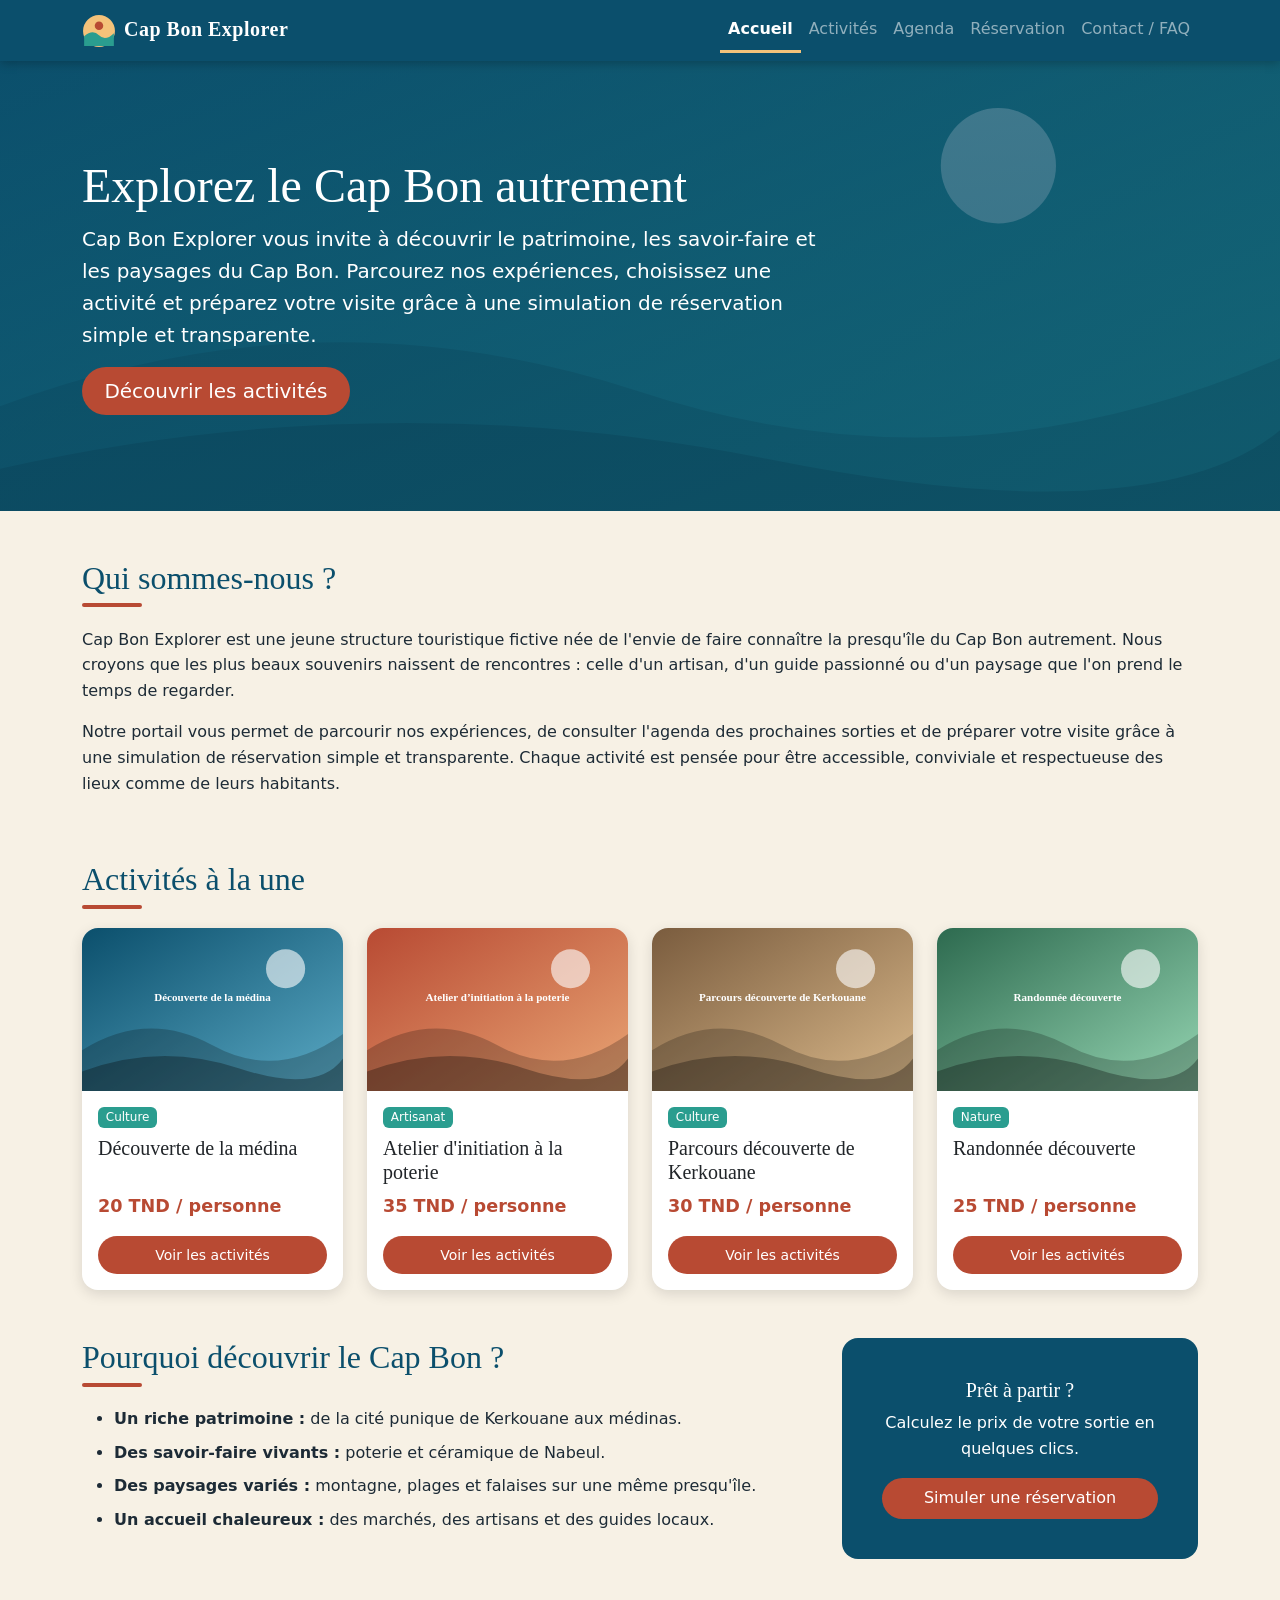
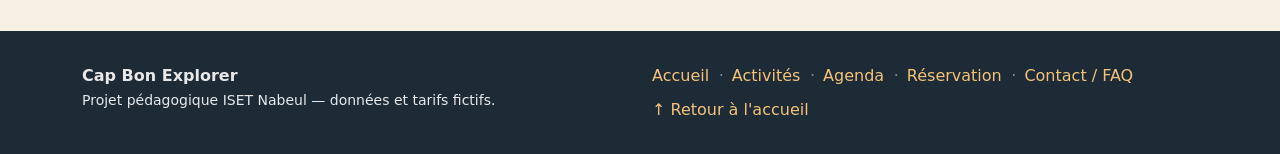
<file: cap-bon-explorer/index.html>
<!DOCTYPE html>
<html lang="fr" data-bs-theme="light">
<head>
<meta charset="UTF-8">
<meta name="viewport" content="width=device-width, initial-scale=1">
<title>Accueil | Cap Bon Explorer</title>
<link href="https://cdn.jsdelivr.net/npm/bootstrap@5.3.9/dist/css/bootstrap.min.css" rel="stylesheet" integrity="sha384-yEPZ7jP9S0QKiUQ0m3jjsO4ProIW7wvR9gXkI7JOGa2XVsw53Yke2bsdkBbjmmiX" crossorigin="anonymous">
<link rel="stylesheet" href="css/style.css">
</head>
<body>
<a class="visually-hidden-focusable" href="#contenu">Aller au contenu</a>
<header class="site-header">
  <nav class="navbar navbar-expand-lg" data-bs-theme="dark">
    <div class="container">
      <a class="navbar-brand" href="index.html"><img src="images/logo.svg" alt="" width="34" height="34" class="me-2">Cap Bon Explorer</a>
      <button class="navbar-toggler" type="button" data-bs-toggle="collapse" data-bs-target="#menu" aria-controls="menu" aria-expanded="false" aria-label="Ouvrir le menu"><span class="navbar-toggler-icon"></span></button>
      <div class="collapse navbar-collapse" id="menu"><ul class="navbar-nav ms-auto"><li class="nav-item"><a class="nav-link active" href="index.html" aria-current="page">Accueil</a></li><li class="nav-item"><a class="nav-link" href="activites.html">Activités</a></li><li class="nav-item"><a class="nav-link" href="agenda.html">Agenda</a></li><li class="nav-item"><a class="nav-link" href="reservation.html">Réservation</a></li><li class="nav-item"><a class="nav-link" href="contact.html">Contact / FAQ</a></li></ul></div>
    </div>
  </nav>
</header>
<main id="contenu">

<section class="hero"><div class="container">
  <h1>Explorez le Cap Bon autrement</h1>
  <p class="lead col-lg-8 px-0">Cap Bon Explorer vous invite à découvrir le patrimoine, les savoir-faire et les paysages du Cap Bon. Parcourez nos expériences, choisissez une activité et préparez votre visite grâce à une simulation de réservation simple et transparente.</p>
  <a href="activites.html" class="btn btn-cap btn-lg">Découvrir les activités</a>
</div></section>
<section class="container py-5" aria-labelledby="qui">
  <h2 id="qui">Qui sommes-nous ?</h2>
  <p>Cap Bon Explorer est une jeune structure touristique fictive née de l'envie de faire connaître la presqu'île du Cap Bon autrement. Nous croyons que les plus beaux souvenirs naissent de rencontres : celle d'un artisan, d'un guide passionné ou d'un paysage que l'on prend le temps de regarder.</p>
  <p>Notre portail vous permet de parcourir nos expériences, de consulter l'agenda des prochaines sorties et de préparer votre visite grâce à une simulation de réservation simple et transparente. Chaque activité est pensée pour être accessible, conviviale et respectueuse des lieux comme de leurs habitants.</p>
</section>
<section class="container pb-4" aria-labelledby="vedette">
  <h2 id="vedette">Activités à la une</h2>
  <div class="row g-4"><div class="col-12 col-md-6 col-lg-3"><article class="card carte-activite h-100">
<img src="images/medina.svg" class="card-img-top" alt="Illustration : découverte de la médina à Nabeul">
<div class="card-body d-flex flex-column"><span class="badge badge-cat align-self-start mb-2">Culture</span>
<h3 class="h5">Découverte de la médina</h3><p class="prix mt-auto">20 TND / personne</p>
<a href="activites.html" class="btn btn-cap btn-sm">Voir les activités</a></div></article></div>
<div class="col-12 col-md-6 col-lg-3"><article class="card carte-activite h-100">
<img src="images/poterie.svg" class="card-img-top" alt="Illustration : atelier d'initiation à la poterie à Nabeul">
<div class="card-body d-flex flex-column"><span class="badge badge-cat align-self-start mb-2">Artisanat</span>
<h3 class="h5">Atelier d'initiation à la poterie</h3><p class="prix mt-auto">35 TND / personne</p>
<a href="activites.html" class="btn btn-cap btn-sm">Voir les activités</a></div></article></div>
<div class="col-12 col-md-6 col-lg-3"><article class="card carte-activite h-100">
<img src="images/kerkouane.svg" class="card-img-top" alt="Illustration : parcours découverte de kerkouane à Kerkouane">
<div class="card-body d-flex flex-column"><span class="badge badge-cat align-self-start mb-2">Culture</span>
<h3 class="h5">Parcours découverte de Kerkouane</h3><p class="prix mt-auto">30 TND / personne</p>
<a href="activites.html" class="btn btn-cap btn-sm">Voir les activités</a></div></article></div>
<div class="col-12 col-md-6 col-lg-3"><article class="card carte-activite h-100">
<img src="images/randonnee.svg" class="card-img-top" alt="Illustration : randonnée découverte à Djebel Abderrahmane">
<div class="card-body d-flex flex-column"><span class="badge badge-cat align-self-start mb-2">Nature</span>
<h3 class="h5">Randonnée découverte</h3><p class="prix mt-auto">25 TND / personne</p>
<a href="activites.html" class="btn btn-cap btn-sm">Voir les activités</a></div></article></div>
</div>
</section>
<section class="container py-4" aria-labelledby="pourquoi">
  <div class="row"><div class="col-lg-8"><h2 id="pourquoi">Pourquoi découvrir le Cap Bon ?</h2>
  <ul class="atouts">
    <li><strong>Un riche patrimoine :</strong> de la cité punique de Kerkouane aux médinas.</li>
    <li><strong>Des savoir-faire vivants :</strong> poterie et céramique de Nabeul.</li>
    <li><strong>Des paysages variés :</strong> montagne, plages et falaises sur une même presqu'île.</li>
    <li><strong>Un accueil chaleureux :</strong> des marchés, des artisans et des guides locaux.</li>
  </ul></div>
  <aside class="col-lg-4"><div class="cta h-100 d-flex flex-column justify-content-center"><h3 class="h5">Prêt à partir ?</h3><p>Calculez le prix de votre sortie en quelques clics.</p><a href="reservation.html" class="btn btn-cap">Simuler une réservation</a></div></aside></div>
</section>
</main>
<footer class="site-footer">
  <div class="container"><div class="row gy-3">
    <div class="col-md-6"><strong>Cap Bon Explorer</strong><p class="small mb-0">Projet pédagogique ISET Nabeul — données et tarifs fictifs.</p></div>
    <div class="col-md-6"><ul class="list-inline mb-2"><li class="list-inline-item"><a href="index.html">Accueil</a></li><li class="list-inline-item"><a href="activites.html">Activités</a></li><li class="list-inline-item"><a href="agenda.html">Agenda</a></li><li class="list-inline-item"><a href="reservation.html">Réservation</a></li><li class="list-inline-item"><a href="contact.html">Contact / FAQ</a></li></ul><a href="index.html">↑ Retour à l'accueil</a></div>
  </div></div>
</footer>
<script src="https://cdn.jsdelivr.net/npm/bootstrap@5.3.9/dist/js/bootstrap.bundle.min.js" integrity="sha384-WyOxWvTyr1QaMPfiPJSv76iReVthorl5uWlFtZPyK0IEB0hGzo9y5Bp9mYanr8Bu" crossorigin="anonymous"></script>
<script src="js/app.js"></script>

</body>
</html>
</file>
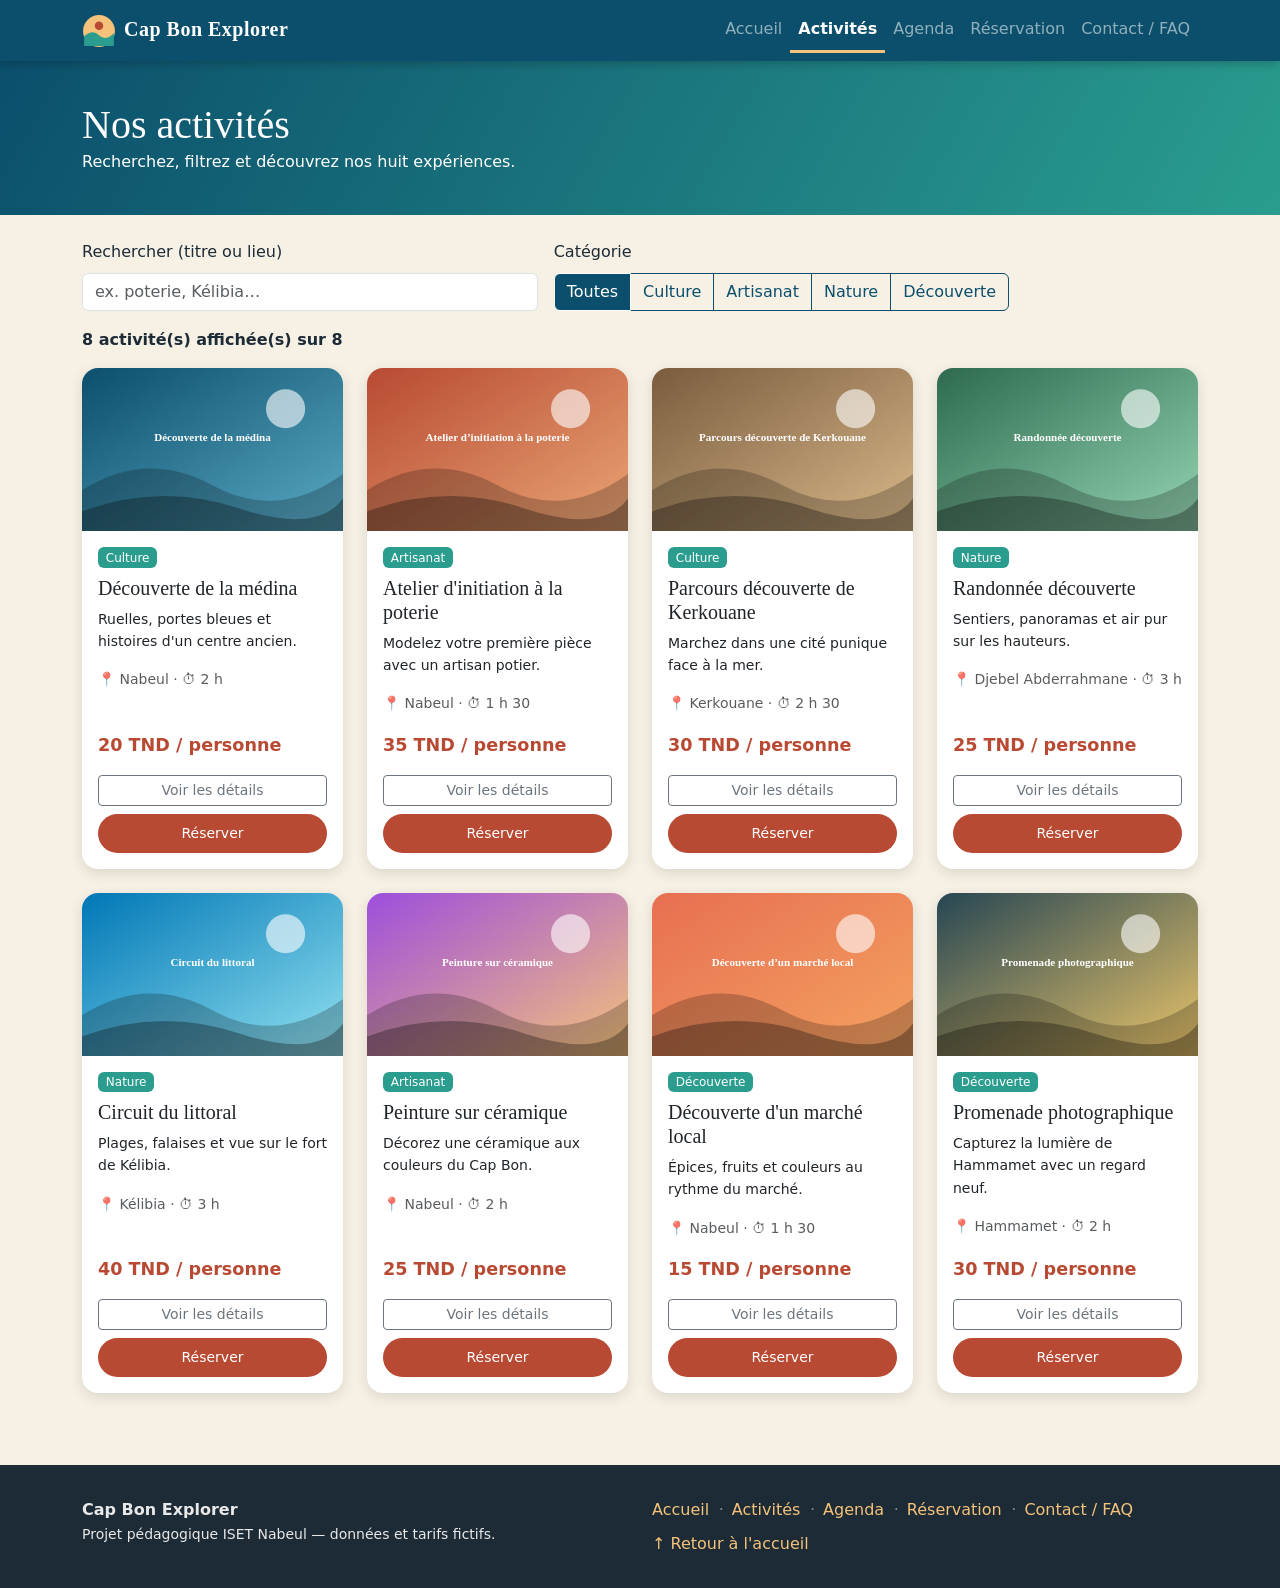
<file: cap-bon-explorer/activites.html>
<!DOCTYPE html>
<html lang="fr" data-bs-theme="light">
<head>
<meta charset="UTF-8">
<meta name="viewport" content="width=device-width, initial-scale=1">
<title>Activités | Cap Bon Explorer</title>
<link href="https://cdn.jsdelivr.net/npm/bootstrap@5.3.9/dist/css/bootstrap.min.css" rel="stylesheet" integrity="sha384-yEPZ7jP9S0QKiUQ0m3jjsO4ProIW7wvR9gXkI7JOGa2XVsw53Yke2bsdkBbjmmiX" crossorigin="anonymous">
<link rel="stylesheet" href="css/style.css">
</head>
<body>
<a class="visually-hidden-focusable" href="#contenu">Aller au contenu</a>
<header class="site-header">
  <nav class="navbar navbar-expand-lg" data-bs-theme="dark">
    <div class="container">
      <a class="navbar-brand" href="index.html"><img src="images/logo.svg" alt="" width="34" height="34" class="me-2">Cap Bon Explorer</a>
      <button class="navbar-toggler" type="button" data-bs-toggle="collapse" data-bs-target="#menu" aria-controls="menu" aria-expanded="false" aria-label="Ouvrir le menu"><span class="navbar-toggler-icon"></span></button>
      <div class="collapse navbar-collapse" id="menu"><ul class="navbar-nav ms-auto"><li class="nav-item"><a class="nav-link" href="index.html">Accueil</a></li><li class="nav-item"><a class="nav-link active" href="activites.html" aria-current="page">Activités</a></li><li class="nav-item"><a class="nav-link" href="agenda.html">Agenda</a></li><li class="nav-item"><a class="nav-link" href="reservation.html">Réservation</a></li><li class="nav-item"><a class="nav-link" href="contact.html">Contact / FAQ</a></li></ul></div>
    </div>
  </nav>
</header>
<main id="contenu">

<section class="page-titre"><div class="container"><h1>Nos activités</h1><p class="mb-0">Recherchez, filtrez et découvrez nos huit expériences.</p></div></section>
<section class="container py-4">
  <div class="row g-3 align-items-end mb-3">
    <div class="col-md-5"><label for="recherche" class="form-label">Rechercher (titre ou lieu)</label>
      <input id="recherche" type="search" class="form-control" placeholder="ex. poterie, Kélibia…" autocomplete="off"></div>
    <div class="col-md-7"><span class="form-label d-block">Catégorie</span>
      <div id="filtres" class="btn-group flex-wrap" role="group" aria-label="Filtrer par catégorie"><button type="button" class="btn btn-filtre active" data-cat="Toutes" aria-pressed="true">Toutes</button><button type="button" class="btn btn-filtre" data-cat="Culture" aria-pressed="false">Culture</button><button type="button" class="btn btn-filtre" data-cat="Artisanat" aria-pressed="false">Artisanat</button><button type="button" class="btn btn-filtre" data-cat="Nature" aria-pressed="false">Nature</button><button type="button" class="btn btn-filtre" data-cat="Découverte" aria-pressed="false">Découverte</button></div></div>
  </div>
  <p id="compteur" class="fw-semibold" aria-live="polite"><span id="nb">0</span> activité(s) affichée(s) sur 8</p>
  <div id="aucun" class="alert alert-warning d-none" role="alert">Aucune activité trouvée. Modifiez votre recherche ou changez de catégorie.</div>
  <div id="grille" class="row g-4"></div>
</section>
<div class="modal fade" id="modalActivite" tabindex="-1" aria-labelledby="modalTitre" aria-hidden="true">
  <div class="modal-dialog modal-dialog-centered modal-lg"><div class="modal-content">
    <div class="modal-header"><h2 class="modal-title h4" id="modalTitre"></h2><button type="button" class="btn-close" data-bs-dismiss="modal" aria-label="Fermer"></button></div>
    <div class="modal-body"><img id="modalImg" src="images/logo.svg" alt="" class="img-fluid rounded mb-3 w-100"><p id="modalMeta" class="fw-semibold text-muted"></p><p id="modalDesc"></p></div>
    <div class="modal-footer"><button type="button" class="btn btn-outline-secondary" data-bs-dismiss="modal">Fermer</button><a id="modalReserver" href="reservation.html" class="btn btn-cap">Réserver</a></div>
  </div></div>
</div>
</main>
<footer class="site-footer">
  <div class="container"><div class="row gy-3">
    <div class="col-md-6"><strong>Cap Bon Explorer</strong><p class="small mb-0">Projet pédagogique ISET Nabeul — données et tarifs fictifs.</p></div>
    <div class="col-md-6"><ul class="list-inline mb-2"><li class="list-inline-item"><a href="index.html">Accueil</a></li><li class="list-inline-item"><a href="activites.html">Activités</a></li><li class="list-inline-item"><a href="agenda.html">Agenda</a></li><li class="list-inline-item"><a href="reservation.html">Réservation</a></li><li class="list-inline-item"><a href="contact.html">Contact / FAQ</a></li></ul><a href="index.html">↑ Retour à l'accueil</a></div>
  </div></div>
</footer>
<script src="https://cdn.jsdelivr.net/npm/bootstrap@5.3.9/dist/js/bootstrap.bundle.min.js" integrity="sha384-WyOxWvTyr1QaMPfiPJSv76iReVthorl5uWlFtZPyK0IEB0hGzo9y5Bp9mYanr8Bu" crossorigin="anonymous"></script>
<script src="js/app.js"></script>
<script src="js/activites.js"></script>
</body>
</html>
</file>
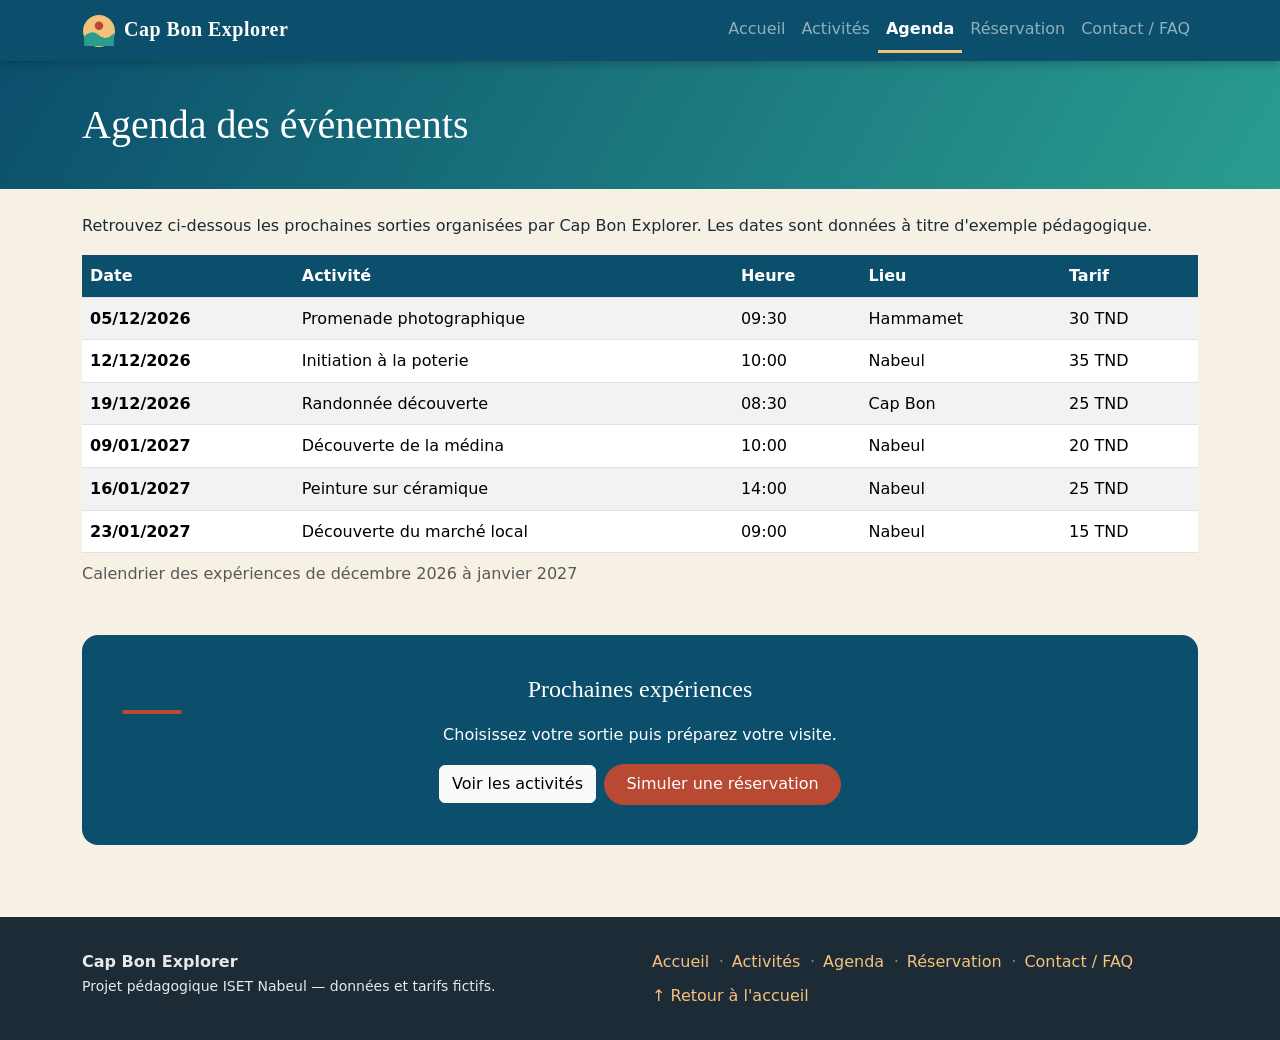
<file: cap-bon-explorer/agenda.html>
<!DOCTYPE html>
<html lang="fr" data-bs-theme="light">
<head>
<meta charset="UTF-8">
<meta name="viewport" content="width=device-width, initial-scale=1">
<title>Agenda | Cap Bon Explorer</title>
<link href="https://cdn.jsdelivr.net/npm/bootstrap@5.3.9/dist/css/bootstrap.min.css" rel="stylesheet" integrity="sha384-yEPZ7jP9S0QKiUQ0m3jjsO4ProIW7wvR9gXkI7JOGa2XVsw53Yke2bsdkBbjmmiX" crossorigin="anonymous">
<link rel="stylesheet" href="css/style.css">
</head>
<body>
<a class="visually-hidden-focusable" href="#contenu">Aller au contenu</a>
<header class="site-header">
  <nav class="navbar navbar-expand-lg" data-bs-theme="dark">
    <div class="container">
      <a class="navbar-brand" href="index.html"><img src="images/logo.svg" alt="" width="34" height="34" class="me-2">Cap Bon Explorer</a>
      <button class="navbar-toggler" type="button" data-bs-toggle="collapse" data-bs-target="#menu" aria-controls="menu" aria-expanded="false" aria-label="Ouvrir le menu"><span class="navbar-toggler-icon"></span></button>
      <div class="collapse navbar-collapse" id="menu"><ul class="navbar-nav ms-auto"><li class="nav-item"><a class="nav-link" href="index.html">Accueil</a></li><li class="nav-item"><a class="nav-link" href="activites.html">Activités</a></li><li class="nav-item"><a class="nav-link active" href="agenda.html" aria-current="page">Agenda</a></li><li class="nav-item"><a class="nav-link" href="reservation.html">Réservation</a></li><li class="nav-item"><a class="nav-link" href="contact.html">Contact / FAQ</a></li></ul></div>
    </div>
  </nav>
</header>
<main id="contenu">

<section class="page-titre"><div class="container"><h1>Agenda des événements</h1></div></section>
<section class="container py-4">
  <p>Retrouvez ci-dessous les prochaines sorties organisées par Cap Bon Explorer. Les dates sont données à titre d'exemple pédagogique.</p>
  <div class="table-responsive"><table class="table table-striped table-hover align-middle">
    <caption>Calendrier des expériences de décembre 2026 à janvier 2027</caption>
    <thead><tr><th scope="col">Date</th><th scope="col">Activité</th><th scope="col">Heure</th><th scope="col">Lieu</th><th scope="col">Tarif</th></tr></thead>
    <tbody>
<tr><th scope="row">05/12/2026</th><td>Promenade photographique</td><td>09:30</td><td>Hammamet</td><td>30 TND</td></tr>
<tr><th scope="row">12/12/2026</th><td>Initiation à la poterie</td><td>10:00</td><td>Nabeul</td><td>35 TND</td></tr>
<tr><th scope="row">19/12/2026</th><td>Randonnée découverte</td><td>08:30</td><td>Cap Bon</td><td>25 TND</td></tr>
<tr><th scope="row">09/01/2027</th><td>Découverte de la médina</td><td>10:00</td><td>Nabeul</td><td>20 TND</td></tr>
<tr><th scope="row">16/01/2027</th><td>Peinture sur céramique</td><td>14:00</td><td>Nabeul</td><td>25 TND</td></tr>
<tr><th scope="row">23/01/2027</th><td>Découverte du marché local</td><td>09:00</td><td>Nabeul</td><td>15 TND</td></tr>
    </tbody></table></div>
  <aside class="cta mt-4"><h2 class="h4 text-white">Prochaines expériences</h2><p>Choisissez votre sortie puis préparez votre visite.</p>
    <a href="activites.html" class="btn btn-light me-2">Voir les activités</a><a href="reservation.html" class="btn btn-cap">Simuler une réservation</a></aside>
</section>
</main>
<footer class="site-footer">
  <div class="container"><div class="row gy-3">
    <div class="col-md-6"><strong>Cap Bon Explorer</strong><p class="small mb-0">Projet pédagogique ISET Nabeul — données et tarifs fictifs.</p></div>
    <div class="col-md-6"><ul class="list-inline mb-2"><li class="list-inline-item"><a href="index.html">Accueil</a></li><li class="list-inline-item"><a href="activites.html">Activités</a></li><li class="list-inline-item"><a href="agenda.html">Agenda</a></li><li class="list-inline-item"><a href="reservation.html">Réservation</a></li><li class="list-inline-item"><a href="contact.html">Contact / FAQ</a></li></ul><a href="index.html">↑ Retour à l'accueil</a></div>
  </div></div>
</footer>
<script src="https://cdn.jsdelivr.net/npm/bootstrap@5.3.9/dist/js/bootstrap.bundle.min.js" integrity="sha384-WyOxWvTyr1QaMPfiPJSv76iReVthorl5uWlFtZPyK0IEB0hGzo9y5Bp9mYanr8Bu" crossorigin="anonymous"></script>
<script src="js/app.js"></script>

</body>
</html>
</file>
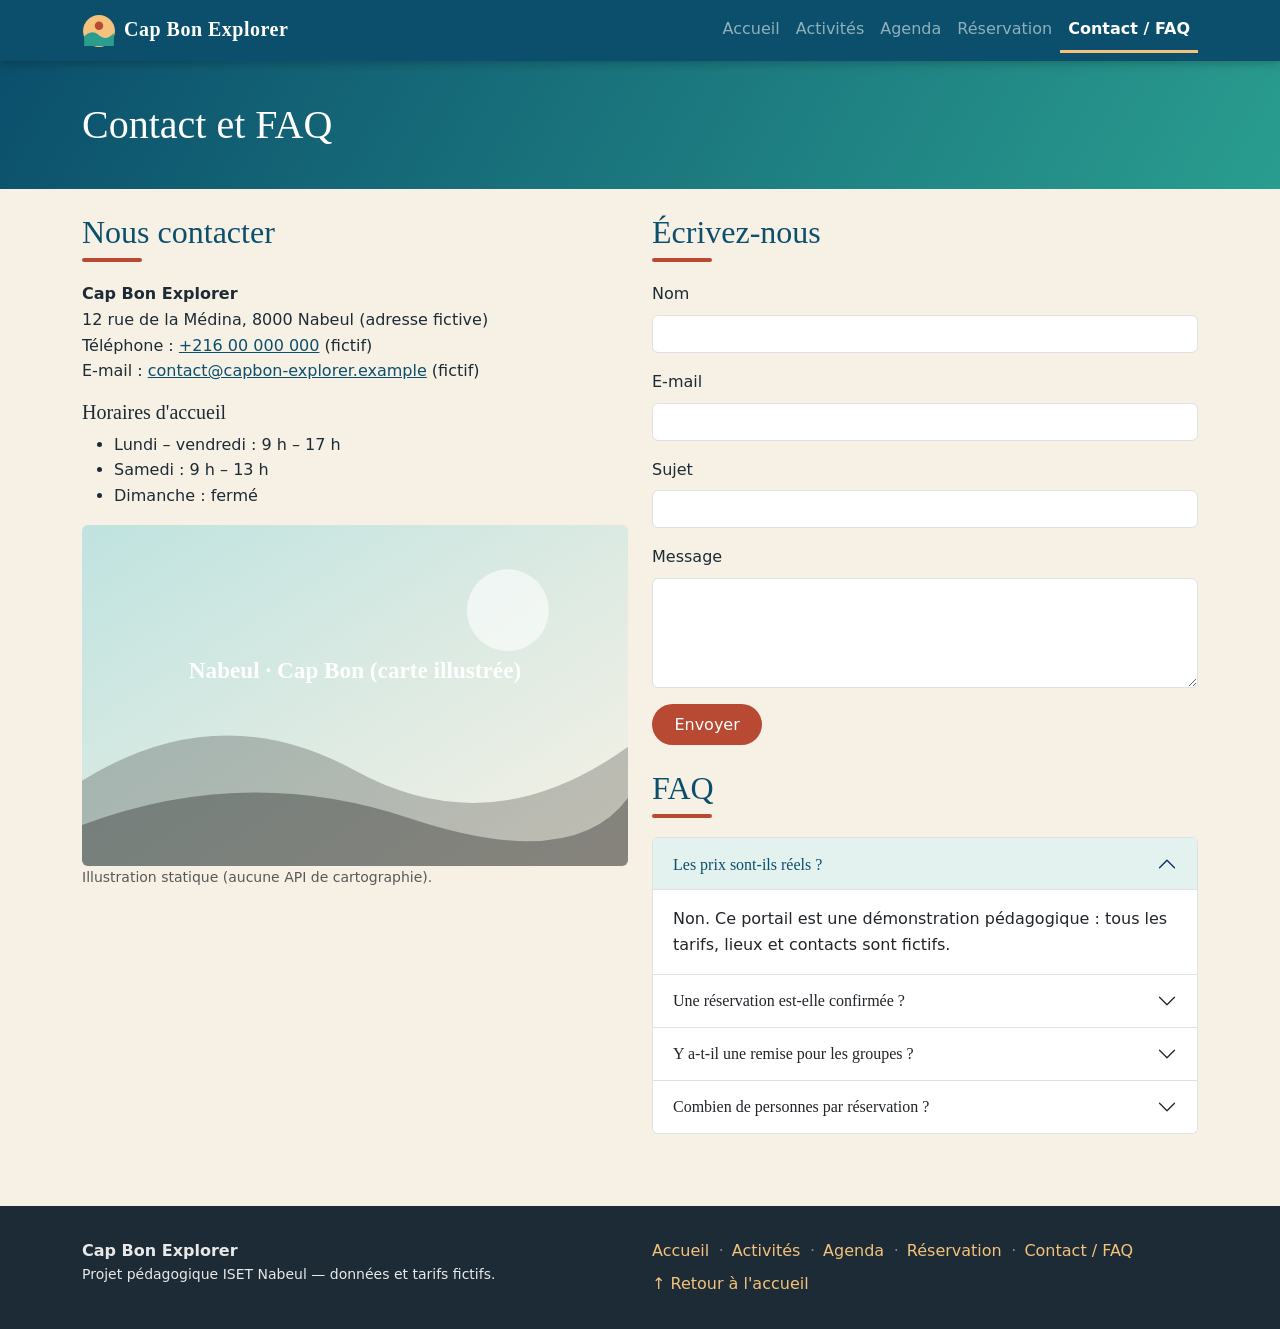
<file: cap-bon-explorer/contact.html>
<!DOCTYPE html>
<html lang="fr" data-bs-theme="light">
<head>
<meta charset="UTF-8">
<meta name="viewport" content="width=device-width, initial-scale=1">
<title>Contact / FAQ | Cap Bon Explorer</title>
<link href="https://cdn.jsdelivr.net/npm/bootstrap@5.3.9/dist/css/bootstrap.min.css" rel="stylesheet" integrity="sha384-yEPZ7jP9S0QKiUQ0m3jjsO4ProIW7wvR9gXkI7JOGa2XVsw53Yke2bsdkBbjmmiX" crossorigin="anonymous">
<link rel="stylesheet" href="css/style.css">
</head>
<body>
<a class="visually-hidden-focusable" href="#contenu">Aller au contenu</a>
<header class="site-header">
  <nav class="navbar navbar-expand-lg" data-bs-theme="dark">
    <div class="container">
      <a class="navbar-brand" href="index.html"><img src="images/logo.svg" alt="" width="34" height="34" class="me-2">Cap Bon Explorer</a>
      <button class="navbar-toggler" type="button" data-bs-toggle="collapse" data-bs-target="#menu" aria-controls="menu" aria-expanded="false" aria-label="Ouvrir le menu"><span class="navbar-toggler-icon"></span></button>
      <div class="collapse navbar-collapse" id="menu"><ul class="navbar-nav ms-auto"><li class="nav-item"><a class="nav-link" href="index.html">Accueil</a></li><li class="nav-item"><a class="nav-link" href="activites.html">Activités</a></li><li class="nav-item"><a class="nav-link" href="agenda.html">Agenda</a></li><li class="nav-item"><a class="nav-link" href="reservation.html">Réservation</a></li><li class="nav-item"><a class="nav-link active" href="contact.html" aria-current="page">Contact / FAQ</a></li></ul></div>
    </div>
  </nav>
</header>
<main id="contenu">

<section class="page-titre"><div class="container"><h1>Contact et FAQ</h1></div></section>
<section class="container py-4"><div class="row g-4">
  <div class="col-lg-6"><h2>Nous contacter</h2>
    <address><strong>Cap Bon Explorer</strong><br>12 rue de la Médina, 8000 Nabeul (adresse fictive)<br>Téléphone : <a href="tel:+21600000000">+216 00 000 000</a> (fictif)<br>E-mail : <a href="mailto:contact@capbon-explorer.example">contact@capbon-explorer.example</a> (fictif)</address>
    <h3 class="h5">Horaires d'accueil</h3>
    <ul><li>Lundi – vendredi : 9 h – 17 h</li><li>Samedi : 9 h – 13 h</li><li>Dimanche : fermé</li></ul>
    <figure><img src="images/carte.svg" class="img-fluid rounded" alt="Carte illustrée de la région de Nabeul, Cap Bon"><figcaption class="small text-muted">Illustration statique (aucune API de cartographie).</figcaption></figure></div>
  <div class="col-lg-6"><h2>Écrivez-nous</h2>
    <div id="confirmContact" class="alert alert-success d-none" role="status">Merci ! Votre message a été simulé : il n'a pas été envoyé.</div>
    <form id="formContact" novalidate class="mb-4">
      <div class="mb-3"><label for="cNom" class="form-label">Nom</label><input id="cNom" class="form-control" required><div class="invalid-feedback">Veuillez indiquer votre nom.</div></div>
      <div class="mb-3"><label for="cEmail" class="form-label">E-mail</label><input id="cEmail" type="email" class="form-control" required><div class="invalid-feedback">Saisissez une adresse e-mail valide.</div></div>
      <div class="mb-3"><label for="cSujet" class="form-label">Sujet</label><input id="cSujet" class="form-control" required><div class="invalid-feedback">Veuillez indiquer un sujet.</div></div>
      <div class="mb-3"><label for="cMsg" class="form-label">Message</label><textarea id="cMsg" rows="4" class="form-control" required minlength="10"></textarea><div class="invalid-feedback">Le message doit contenir au moins 10 caractères.</div></div>
      <button class="btn btn-cap" type="submit">Envoyer</button></form>
    <h2>FAQ</h2><div class="accordion" id="faq"><div class="accordion-item"><h3 class="accordion-header"><button class="accordion-button" type="button" data-bs-toggle="collapse" data-bs-target="#faq0" aria-expanded="true" aria-controls="faq0">Les prix sont-ils réels ?</button></h3>
<div id="faq0" class="accordion-collapse collapse show" data-bs-parent="#faq"><div class="accordion-body">Non. Ce portail est une démonstration pédagogique : tous les tarifs, lieux et contacts sont fictifs.</div></div></div><div class="accordion-item"><h3 class="accordion-header"><button class="accordion-button collapsed" type="button" data-bs-toggle="collapse" data-bs-target="#faq1" aria-expanded="false" aria-controls="faq1">Une réservation est-elle confirmée ?</button></h3>
<div id="faq1" class="accordion-collapse collapse" data-bs-parent="#faq"><div class="accordion-body">Non. La simulation s'affiche à l'écran, aucune donnée n'est envoyée et aucune réservation réelle n'est effectuée.</div></div></div><div class="accordion-item"><h3 class="accordion-header"><button class="accordion-button collapsed" type="button" data-bs-toggle="collapse" data-bs-target="#faq2" aria-expanded="false" aria-controls="faq2">Y a-t-il une remise pour les groupes ?</button></h3>
<div id="faq2" class="accordion-collapse collapse" data-bs-parent="#faq"><div class="accordion-body">Oui, une remise de 10 % est appliquée automatiquement à partir de 4 participants.</div></div></div><div class="accordion-item"><h3 class="accordion-header"><button class="accordion-button collapsed" type="button" data-bs-toggle="collapse" data-bs-target="#faq3" aria-expanded="false" aria-controls="faq3">Combien de personnes par réservation ?</button></h3>
<div id="faq3" class="accordion-collapse collapse" data-bs-parent="#faq"><div class="accordion-body">Le simulateur accepte de 1 à 6 participants par réservation.</div></div></div></div></div>
</div></section>
</main>
<footer class="site-footer">
  <div class="container"><div class="row gy-3">
    <div class="col-md-6"><strong>Cap Bon Explorer</strong><p class="small mb-0">Projet pédagogique ISET Nabeul — données et tarifs fictifs.</p></div>
    <div class="col-md-6"><ul class="list-inline mb-2"><li class="list-inline-item"><a href="index.html">Accueil</a></li><li class="list-inline-item"><a href="activites.html">Activités</a></li><li class="list-inline-item"><a href="agenda.html">Agenda</a></li><li class="list-inline-item"><a href="reservation.html">Réservation</a></li><li class="list-inline-item"><a href="contact.html">Contact / FAQ</a></li></ul><a href="index.html">↑ Retour à l'accueil</a></div>
  </div></div>
</footer>
<script src="https://cdn.jsdelivr.net/npm/bootstrap@5.3.9/dist/js/bootstrap.bundle.min.js" integrity="sha384-WyOxWvTyr1QaMPfiPJSv76iReVthorl5uWlFtZPyK0IEB0hGzo9y5Bp9mYanr8Bu" crossorigin="anonymous"></script>
<script src="js/app.js"></script>

</body>
</html>
</file>
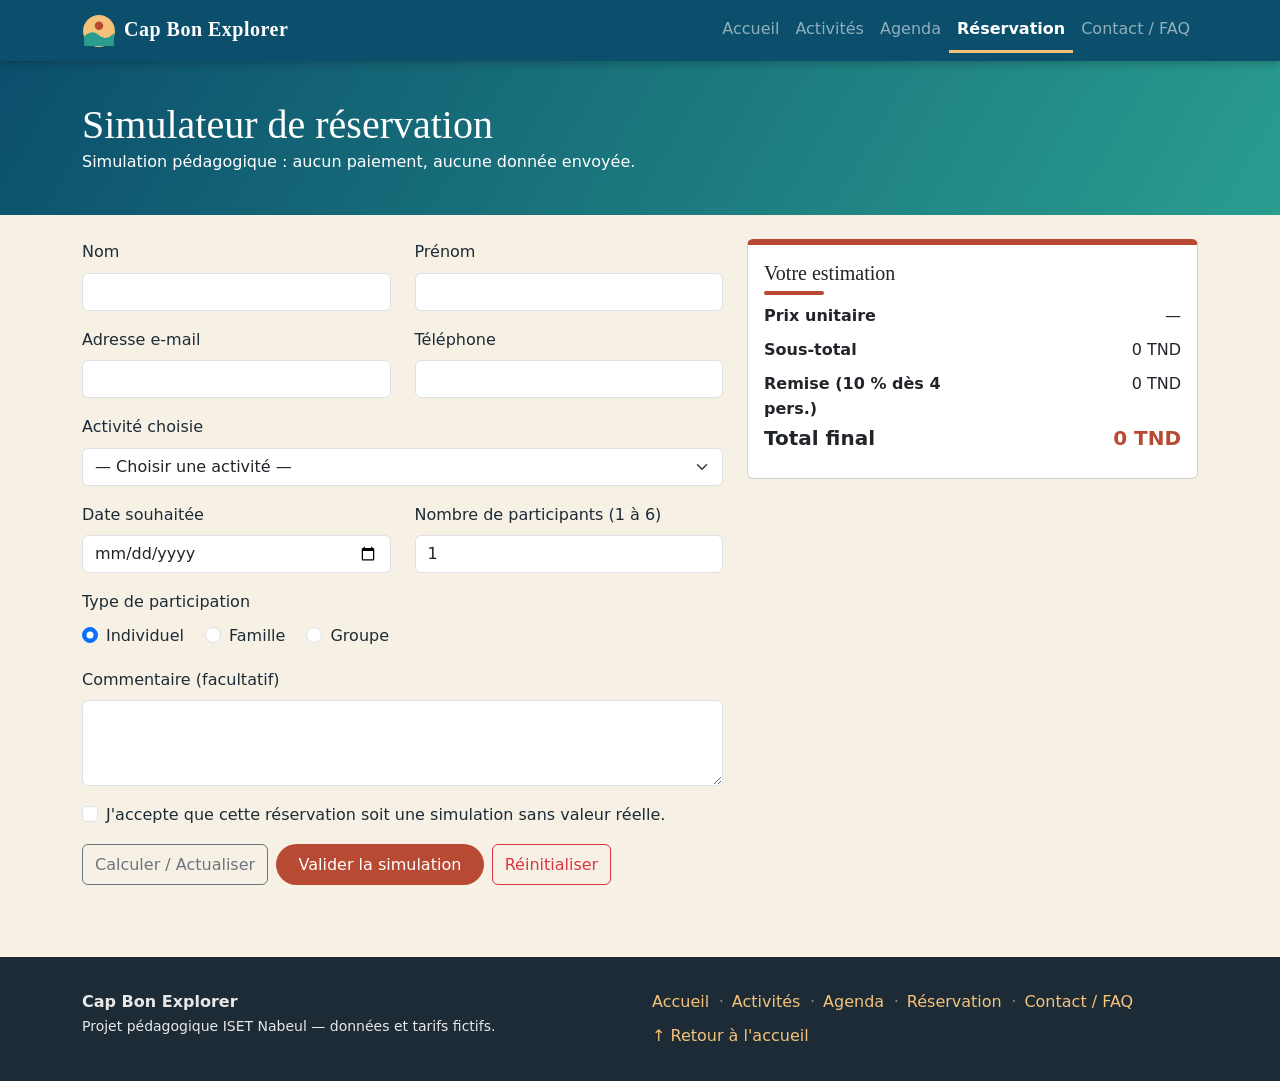
<file: cap-bon-explorer/reservation.html>
<!DOCTYPE html>
<html lang="fr" data-bs-theme="light">
<head>
<meta charset="UTF-8">
<meta name="viewport" content="width=device-width, initial-scale=1">
<title>Réservation | Cap Bon Explorer</title>
<link href="https://cdn.jsdelivr.net/npm/bootstrap@5.3.9/dist/css/bootstrap.min.css" rel="stylesheet" integrity="sha384-yEPZ7jP9S0QKiUQ0m3jjsO4ProIW7wvR9gXkI7JOGa2XVsw53Yke2bsdkBbjmmiX" crossorigin="anonymous">
<link rel="stylesheet" href="css/style.css">
</head>
<body>
<a class="visually-hidden-focusable" href="#contenu">Aller au contenu</a>
<header class="site-header">
  <nav class="navbar navbar-expand-lg" data-bs-theme="dark">
    <div class="container">
      <a class="navbar-brand" href="index.html"><img src="images/logo.svg" alt="" width="34" height="34" class="me-2">Cap Bon Explorer</a>
      <button class="navbar-toggler" type="button" data-bs-toggle="collapse" data-bs-target="#menu" aria-controls="menu" aria-expanded="false" aria-label="Ouvrir le menu"><span class="navbar-toggler-icon"></span></button>
      <div class="collapse navbar-collapse" id="menu"><ul class="navbar-nav ms-auto"><li class="nav-item"><a class="nav-link" href="index.html">Accueil</a></li><li class="nav-item"><a class="nav-link" href="activites.html">Activités</a></li><li class="nav-item"><a class="nav-link" href="agenda.html">Agenda</a></li><li class="nav-item"><a class="nav-link active" href="reservation.html" aria-current="page">Réservation</a></li><li class="nav-item"><a class="nav-link" href="contact.html">Contact / FAQ</a></li></ul></div>
    </div>
  </nav>
</header>
<main id="contenu">

<section class="page-titre"><div class="container"><h1>Simulateur de réservation</h1><p class="mb-0">Simulation pédagogique : aucun paiement, aucune donnée envoyée.</p></div></section>
<section class="container py-4"><div class="row g-4">
<div class="col-lg-7">
<div id="alerteErreur" class="alert alert-danger d-none" role="alert"></div>
<form id="formResa" novalidate>
  <div class="row"><div class="col-sm-6"><div class="mb-3"><label for="nom" class="form-label">Nom</label><input type="text" id="nom" class="form-control" autocomplete="family-name"><div class="invalid-feedback"></div></div></div><div class="col-sm-6"><div class="mb-3"><label for="prenom" class="form-label">Prénom</label><input type="text" id="prenom" class="form-control" autocomplete="given-name"><div class="invalid-feedback"></div></div></div></div>
  <div class="row"><div class="col-sm-6"><div class="mb-3"><label for="email" class="form-label">Adresse e-mail</label><input type="email" id="email" class="form-control" autocomplete="email"><div class="invalid-feedback"></div></div></div><div class="col-sm-6"><div class="mb-3"><label for="telephone" class="form-label">Téléphone</label><input type="tel" id="telephone" class="form-control" autocomplete="tel"><div class="invalid-feedback"></div></div></div></div>
  <div class="mb-3"><label for="activite" class="form-label">Activité choisie</label><select id="activite" class="form-select"><option value="">— Choisir une activité —</option></select><div class="invalid-feedback"></div></div>
  <div class="row"><div class="col-sm-6"><div class="mb-3"><label for="dateSouhaitee" class="form-label">Date souhaitée</label><input type="date" id="dateSouhaitee" class="form-control" ><div class="invalid-feedback"></div></div></div><div class="col-sm-6"><div class="mb-3"><label for="participants" class="form-label">Nombre de participants (1 à 6)</label><input type="number" id="participants" class="form-control" min="1" max="6" value="1"><div class="invalid-feedback"></div></div></div></div>
  <fieldset class="mb-3"><legend class="form-label fs-6">Type de participation</legend>
    <div class="form-check form-check-inline"><input class="form-check-input" type="radio" name="type" id="t1" value="individuel" checked><label class="form-check-label" for="t1">Individuel</label></div>
    <div class="form-check form-check-inline"><input class="form-check-input" type="radio" name="type" id="t2" value="famille"><label class="form-check-label" for="t2">Famille</label></div>
    <div class="form-check form-check-inline"><input class="form-check-input" type="radio" name="type" id="t3" value="groupe"><label class="form-check-label" for="t3">Groupe</label></div></fieldset>
  <div class="mb-3"><label for="commentaire" class="form-label">Commentaire (facultatif)</label><textarea id="commentaire" class="form-control" rows="3"></textarea></div>
  <div class="form-check mb-3"><input class="form-check-input" type="checkbox" id="accord"><label class="form-check-label" for="accord">J'accepte que cette réservation soit une simulation sans valeur réelle.</label><div class="invalid-feedback"></div></div>
  <div class="d-flex flex-wrap gap-2"><button type="button" id="btnCalculer" class="btn btn-outline-secondary">Calculer / Actualiser</button><button type="submit" class="btn btn-cap">Valider la simulation</button><button type="reset" class="btn btn-outline-danger">Réinitialiser</button></div>
</form>
<div id="recap" class="card mt-4 d-none" aria-live="polite"><div class="card-body"><h2 class="h5">Récapitulatif de la simulation</h2>
  <ul class="list-unstyled mb-3"><li><strong>Activité :</strong> <span id="recapActivite"></span></li><li><strong>Date :</strong> <span id="recapDate"></span></li><li><strong>Participants :</strong> <span id="recapNb"></span></li><li><strong>Total :</strong> <span id="recapTotal"></span></li></ul>
  <div class="alert alert-success mb-0" role="status">Simulation enregistrée localement à l'écran : aucune réservation réelle n'a été effectuée.</div></div></div>
</div>
<aside class="col-lg-5"><div id="panneauPrix" class="card"><div class="card-body"><h2 class="h5">Votre estimation</h2>
  <dl class="row mb-0"><dt class="col-7">Prix unitaire</dt><dd class="col-5 text-end" id="prixUnitaire">—</dd>
  <dt class="col-7">Sous-total</dt><dd class="col-5 text-end" id="sousTotal">0 TND</dd>
  <dt class="col-7">Remise (10 % dès 4 pers.)</dt><dd class="col-5 text-end" id="remise">0 TND</dd>
  <dt class="col-7 fs-5">Total final</dt><dd class="col-5 text-end fs-5 prix" id="totalFinal">0 TND</dd></dl></div></div></aside>
</div></section>
</main>
<footer class="site-footer">
  <div class="container"><div class="row gy-3">
    <div class="col-md-6"><strong>Cap Bon Explorer</strong><p class="small mb-0">Projet pédagogique ISET Nabeul — données et tarifs fictifs.</p></div>
    <div class="col-md-6"><ul class="list-inline mb-2"><li class="list-inline-item"><a href="index.html">Accueil</a></li><li class="list-inline-item"><a href="activites.html">Activités</a></li><li class="list-inline-item"><a href="agenda.html">Agenda</a></li><li class="list-inline-item"><a href="reservation.html">Réservation</a></li><li class="list-inline-item"><a href="contact.html">Contact / FAQ</a></li></ul><a href="index.html">↑ Retour à l'accueil</a></div>
  </div></div>
</footer>
<script src="https://cdn.jsdelivr.net/npm/bootstrap@5.3.9/dist/js/bootstrap.bundle.min.js" integrity="sha384-WyOxWvTyr1QaMPfiPJSv76iReVthorl5uWlFtZPyK0IEB0hGzo9y5Bp9mYanr8Bu" crossorigin="anonymous"></script>
<script src="js/app.js"></script>
<script src="js/reservation.js"></script>
</body>
</html>
</file>
<file: cap-bon-explorer/css/style.css>
/* Cap Bon Explorer — identité graphique personnelle */
:root{--mer:#0b4f6c;--mer-clair:#2a9d8f;--terre:#b84a33;--terre-fonce:#963a27;--sable:#f7f1e5;--encre:#1d2b36}
body{background:var(--sable);color:var(--encre);font-family:"Segoe UI",system-ui,sans-serif;line-height:1.6}
h1,h2,h3,.navbar-brand{font-family:Georgia,"Times New Roman",serif}
h2{color:var(--mer);margin-bottom:1.2rem}
h2::after{content:"";display:block;width:60px;height:4px;margin-top:.4rem;background:var(--terre);border-radius:2px}
a{color:var(--mer)}
:focus-visible{outline:3px solid var(--terre);outline-offset:2px}

/* En-tête / navbar */
.site-header .navbar{background:var(--mer);box-shadow:0 2px 10px rgba(0,0,0,.25)}
.navbar-brand{font-weight:700;letter-spacing:.5px}
.navbar .nav-link{border-bottom:3px solid transparent;transition:border-color .25s,color .25s}
.navbar .nav-link:hover,.navbar .nav-link:focus{border-bottom-color:var(--terre);color:#fff}
.navbar .nav-link.active{border-bottom-color:#f4c27a;font-weight:600}

/* Bannière */
.hero{background:linear-gradient(rgba(11,79,108,.65),rgba(11,79,108,.75)),url(../images/banniere.svg) center/cover;color:#fff;padding:6rem 0}
.hero h1{font-size:3rem}
.page-titre{background:linear-gradient(120deg,var(--mer),var(--mer-clair));color:#fff;padding:2.5rem 0}
.page-titre h1{margin:0}

/* Boutons */
.btn-cap{background:var(--terre);color:#fff;border:0;border-radius:2rem;padding:.55rem 1.4rem;transition:background .25s,transform .25s}
.btn-cap:hover,.btn-cap:focus{background:var(--terre-fonce);color:#fff;transform:translateY(-2px)}
.btn-filtre{border-color:var(--mer);color:var(--mer)}
.btn-filtre.active,.btn-filtre:hover{background:var(--mer);color:#fff}

/* Cartes */
.carte-activite{border:0;border-radius:1rem;overflow:hidden;box-shadow:0 4px 14px rgba(0,0,0,.12);transition:transform .3s,box-shadow .3s}
.carte-activite:hover{transform:translateY(-6px);box-shadow:0 12px 24px rgba(0,0,0,.2)}
.carte-activite .card-img-top{aspect-ratio:16/10;object-fit:cover}
.badge-cat{background:var(--mer-clair);color:#fff;font-weight:500}
.prix{color:var(--terre);font-weight:700;font-size:1.1rem}

/* Divers */
.atouts li{margin-bottom:.5rem}
.cta{background:var(--mer);color:#fff;border-radius:1rem;padding:2.5rem;text-align:center}
.table thead th{background:var(--mer);color:#fff}
#recap{border-left:6px solid var(--mer-clair)}
#panneauPrix{position:sticky;top:1rem;border-top:6px solid var(--terre)}
.accordion-button:not(.collapsed){background:#e3f1ef;color:var(--mer)}

/* Pied de page */
.site-footer{background:var(--encre);color:#e8e8e8;padding:2rem 0;margin-top:3rem}
.site-footer a{color:#f4c27a;text-decoration:none}
.site-footer a:hover{text-decoration:underline}
.site-footer .list-inline-item:not(:last-child)::after{content:"·";margin-left:.6rem;color:#888}

@media (max-width:576px){
  .hero{padding:3rem 0}.hero h1{font-size:2rem}
  .cta{padding:1.5rem}
  #panneauPrix{position:static}
}

/* Accessibilité : pas d'animation si l'utilisateur la refuse */
@media (prefers-reduced-motion: reduce){
  .carte-activite,.btn-cap,.navbar .nav-link{transition:none}
  .carte-activite:hover{transform:none}
}
</file>
